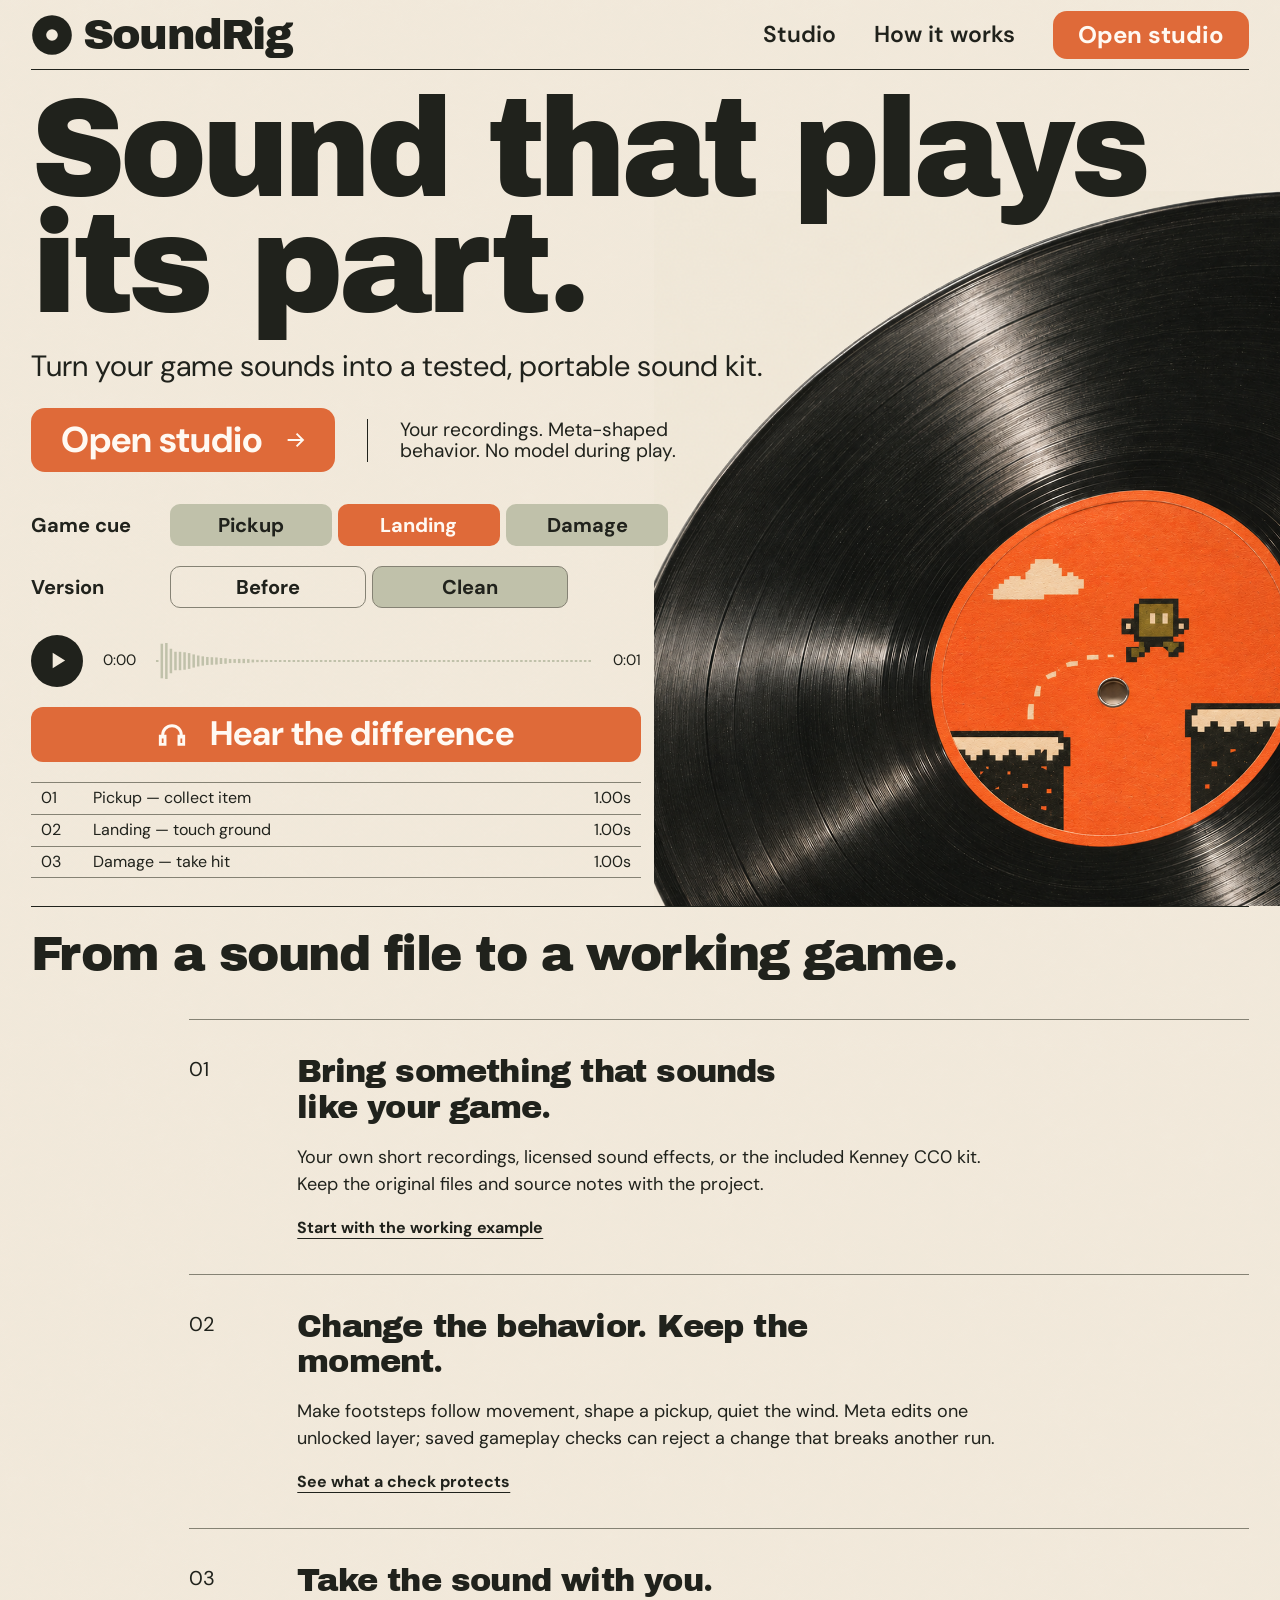
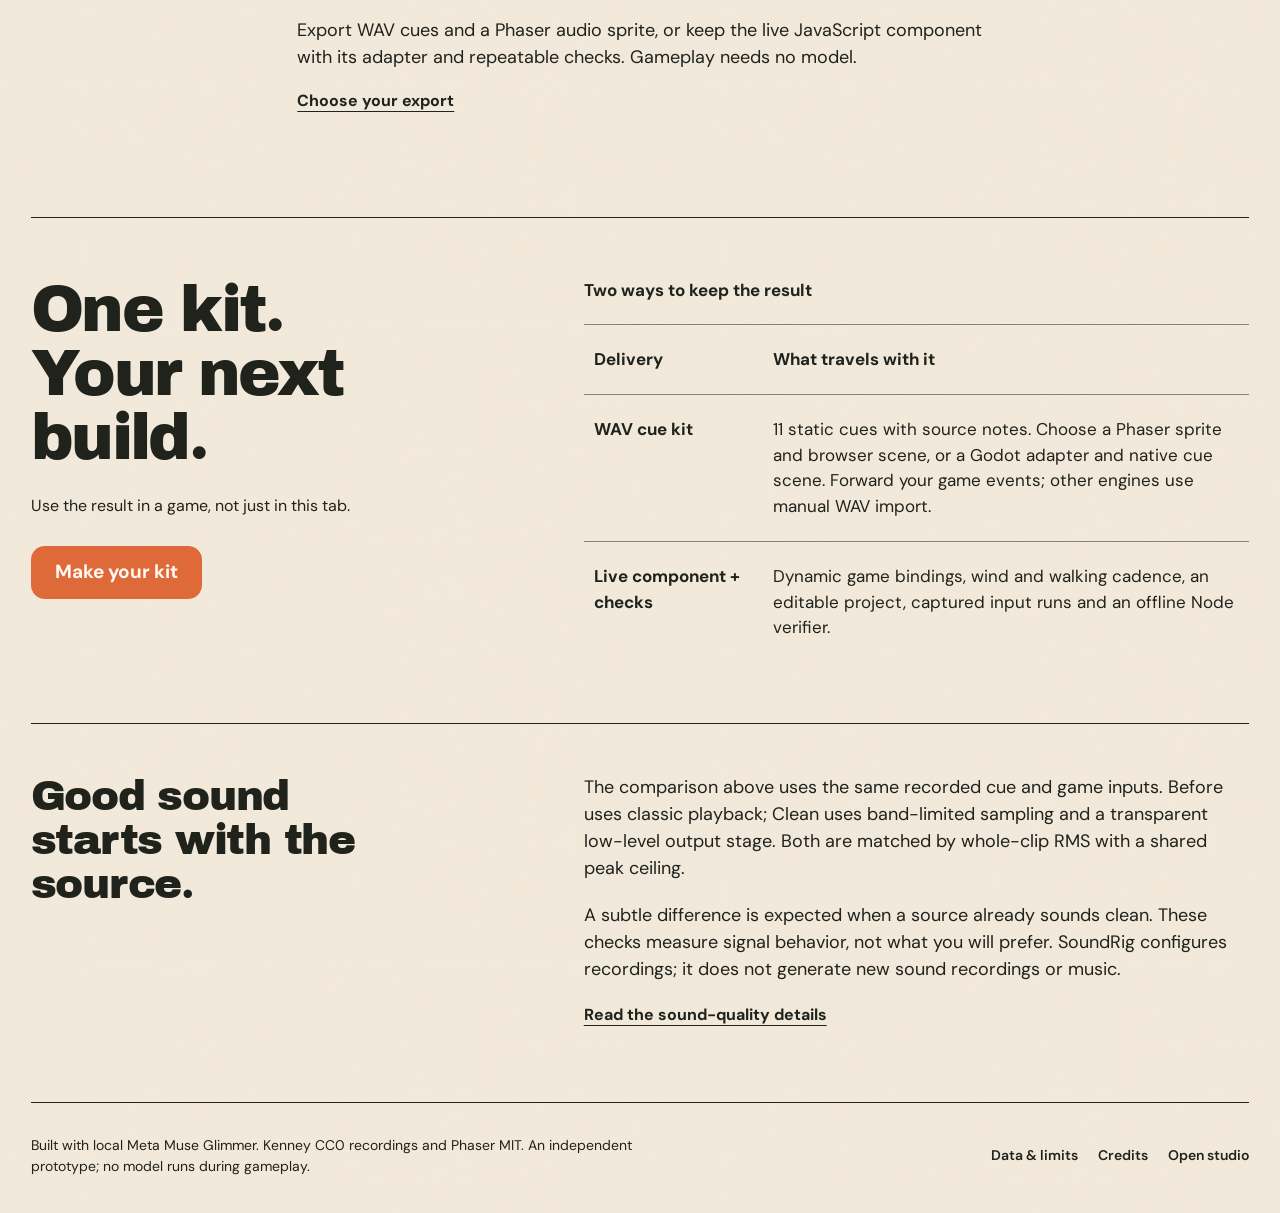
<file: index.html>
<!doctype html><html lang="en"><head><meta charset="utf-8"><meta name="viewport" content="width=device-width,initial-scale=1"><meta name="description" content="Bring your game sounds, shape their behavior with Meta, test them against gameplay and export a portable sound kit."><title>SoundRig · sound that plays its part</title><link rel="icon" href="favicon.svg"><link rel="stylesheet" href="site.css"><link rel="preload" href="fonts/SoundRigDisplay.ttf" as="font" type="font/ttf" crossorigin></head><body class="landing"><a class="skip" href="#main">Skip to content</a><header class="site-header"><a class="brand" href="./" aria-label="SoundRig home"><svg viewBox="0 0 36 36" aria-hidden="true"><circle cx="18" cy="18" r="17"/><circle class="label" cx="18" cy="18" r="5"/></svg>SoundRig</a><nav aria-label="Main navigation"><a href="studio.html">Studio</a><a href="guide.html">How it works</a><a class="nav-action" href="studio.html?example=1">Open studio</a></nav></header><main id="main"><section class="landing-hero" aria-labelledby="landing-title"><img class="record-art" src="assets/plates/record.png" alt="An original game world on an orange vinyl test-pressing label" fetchpriority="high"><h1 id="landing-title"><span>Sound that plays</span><span>its part.</span></h1><p class="hero-intro">Turn your game sounds into a tested, portable sound kit.</p><div class="hero-action"><a class="button action-large" href="studio.html?example=1">Open studio <svg viewBox="0 0 28 24" aria-hidden="true"><path d="M1 12h24M15 2l10 10-10 10"/></svg></a><p>Your recordings. Meta-shaped <br>behavior. No model during play.</p></div><div class="audition" aria-label="Compare game cue playback"><div class="control-row"><span aria-hidden="true">Game cue</span><fieldset><legend class="sr-only">Game cue</legend><label><input type="radio" name="cue" value="pickup"><span>Pickup</span></label><label><input type="radio" name="cue" value="land" checked><span>Landing</span></label><label><input type="radio" name="cue" value="hurt"><span>Damage</span></label></fieldset></div><div class="control-row"><span aria-hidden="true">Version</span><fieldset class="version"><legend class="sr-only">Playback version</legend><label><input type="radio" name="version" value="before"><span>Before</span></label><label><input type="radio" name="version" value="clean" checked><span>Clean</span></label></fieldset></div><div class="wave-row"><button id="preview-play" class="round-play" aria-label="Play selected cue" disabled><svg viewBox="0 0 24 24" aria-hidden="true"><path d="m8 4 13 8-13 8Z"/></svg></button><span id="elapsed">0:00</span><canvas id="wave" width="500" height="56" role="img" aria-label="Waveform of the selected game cue"></canvas><span id="duration">—</span></div><button id="hear" class="button hear" disabled><svg viewBox="0 0 24 24" aria-hidden="true"><path d="M4 15v-3a8 8 0 0 1 16 0v3M4 13H2v7h4v-7Zm16 0h2v7h-4v-7Z"/></svg>Hear the difference</button><dl class="cue-list"><div><dt><span>01</span> Pickup — collect item</dt><dd data-duration="pickup">—</dd></div><div><dt><span>02</span> Landing — touch ground</dt><dd data-duration="land">—</dd></div><div><dt><span>03</span> Damage — take hit</dt><dd data-duration="hurt">—</dd></div></dl><p id="audition-status" class="sr-only" role="status">Loading the recorded comparison.</p></div></section><section id="how-it-works" class="workflow-story"><h2>From a sound file to a working game.</h2><div class="story-rows"><article><span aria-hidden="true">01</span><div><h3>Bring something that sounds like your game.</h3><p>Your own short recordings, licensed sound effects, or the included Kenney CC0 kit. Keep the original files and source notes with the project.</p><a href="studio.html?example=1">Start with the working example</a></div></article><article><span aria-hidden="true">02</span><div><h3>Change the behavior. Keep the moment.</h3><p>Make footsteps follow movement, shape a pickup, quiet the wind. Meta edits one unlocked layer; saved gameplay checks can reject a change that breaks another run.</p><a href="guide.html#checks">See what a check protects</a></div></article><article><span aria-hidden="true">03</span><div><h3>Take the sound with you.</h3><p>Export WAV cues and a Phaser audio sprite, or keep the live JavaScript component with its adapter and repeatable checks. Gameplay needs no model.</p><a href="guide.html#delivery">Choose your export</a></div></article></div></section><section class="delivery-story" aria-labelledby="delivery-title"><div><h2 id="delivery-title">One kit.<br>Your next build.</h2><p>Use the result in a game, not just in this tab.</p><a class="button" href="studio.html?example=1">Make your kit</a></div><table><caption>Two ways to keep the result</caption><thead><tr><th scope="col">Delivery</th><th scope="col">What travels with it</th></tr></thead><tbody><tr><th scope="row">WAV cue kit</th><td>11 static cues with source notes. Choose a Phaser sprite and browser scene, or a Godot adapter and native cue scene. Forward your game events; other engines use manual WAV import.</td></tr><tr><th scope="row">Live component + checks</th><td>Dynamic game bindings, wind and walking cadence, an editable project, captured input runs and an offline Node verifier.</td></tr></tbody></table></section><section class="listening-note" aria-labelledby="listening-title"><h2 id="listening-title">Good sound starts with the source.</h2><div><p>The comparison above uses the same recorded cue and game inputs. Before uses classic playback; Clean uses band-limited sampling and a transparent low-level output stage. Both are matched by whole-clip RMS with a shared peak ceiling.</p><p>A subtle difference is expected when a source already sounds clean. These checks measure signal behavior, not what you will prefer. SoundRig configures recordings; it does not generate new sound recordings or music.</p><a href="guide.html#quality">Read the sound-quality details</a></div></section></main><footer class="site-footer"><p>Built with local Meta Muse Glimmer. Kenney CC0 recordings and Phaser MIT. An independent prototype; no model runs during gameplay.</p><nav aria-label="Footer"><a href="guide.html#privacy">Data &amp; limits</a><a href="THIRD_PARTY_NOTICES.md">Credits</a><a href="studio.html">Open studio</a></nav></footer><script type="module" src="landing.mjs"></script></body></html>
</file>
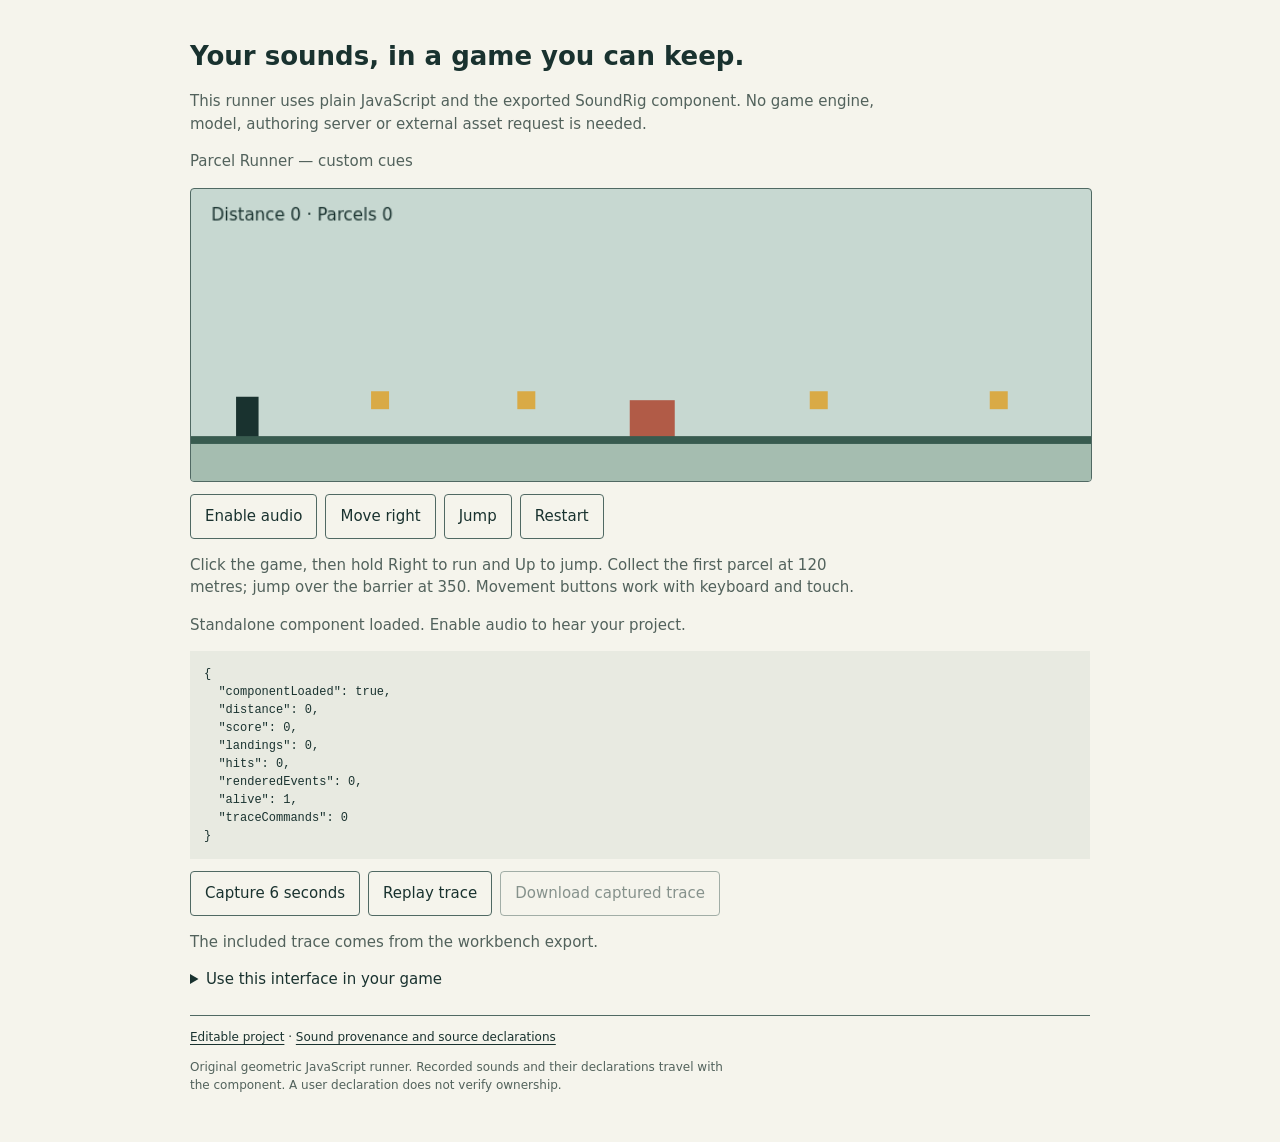
<file: exports/browser-runnable/index.html>
<!doctype html><html lang="en"><head><meta charset="utf-8"><meta name="viewport" content="width=device-width,initial-scale=1"><title>SoundRig — your exported runner</title>
<style>:root{color-scheme:light;font:15px/1.5 system-ui;color:#19322f;background:#f5f4ec}body{max-width:900px;margin:auto;padding:24px}h1{font-size:26px;line-height:1.2}p{max-width:72ch;color:#52625c}button{font:inherit;color:inherit;background:transparent;border:1px solid #506963;border-radius:4px;padding:10px 14px;min-height:44px;cursor:pointer}button:hover{background:#e8eae1}button:disabled{opacity:.5}button:focus-visible,canvas:focus-visible{outline:3px solid #245844;outline-offset:3px}.actions{display:flex;gap:8px;flex-wrap:wrap;margin:12px 0}canvas{display:block;width:100%;height:auto;background:#c7d8d1;border:1px solid #506963;border-radius:4px}pre{font-size:12px;white-space:pre-wrap;overflow-wrap:anywhere;background:#e8eae1;padding:14px;max-height:220px;overflow:auto}a{color:inherit;text-underline-offset:3px}#run{touch-action:none}::selection{background:#b7d0b5}footer{border-top:1px solid #506963;margin-top:24px;padding:12px 0;font-size:12px}</style></head><body>
<h1>Your sounds, in a game you can keep.</h1><p>This runner uses plain JavaScript and the exported SoundRig component. No game engine, model, authoring server or external asset request is needed.</p>
<p id="name"></p><canvas id="world" width="800" height="260" tabindex="0" role="application" aria-label="Playable exported runner"></canvas>
<div class="actions"><button id="audio">Enable audio</button><button id="run">Move right</button><button id="jump">Jump</button><button id="reset">Restart</button></div>
<p>Click the game, then hold Right to run and Up to jump. Collect the first parcel at 120 metres; jump over the barrier at 350. Movement buttons work with keyboard and touch.</p>
<p id="status" role="status">Loading the standalone component…</p><pre id="stats" aria-live="off"></pre>
<div class="actions"><button id="record">Capture 6 seconds</button><button id="replay">Replay trace</button><button id="trace-download" disabled>Download captured trace</button></div>
<p id="trace-status" role="status">The included trace comes from the workbench export.</p><details><summary>Use this interface in your game</summary><pre>import {createPlayer} from './component.mjs';
const audio = createPlayer();
// Inside a user gesture:
await audio.start();
// From your engine's update/collision hooks:
audio.set({speed, air, grounded, alive});
audio.emit('pickup', 1);</pre><label for="captured-json">Captured trace JSON — paste this into SoundRig to check an edit against this game</label><textarea id="captured-json" readonly rows="5" style="display:block;width:100%;box-sizing:border-box;font:12px/1.5 monospace;margin-top:8px" aria-label="Captured trace JSON"></textarea></details>
<footer><a href="project.json" download>Editable project</a> · <a href="provenance.json">Sound provenance and source declarations</a><p>Original geometric JavaScript runner. Recorded sounds and their declarations travel with the component. A user declaration does not verify ownership.</p></footer>
<script type="module" src="host.mjs"></script></body></html>
</file>
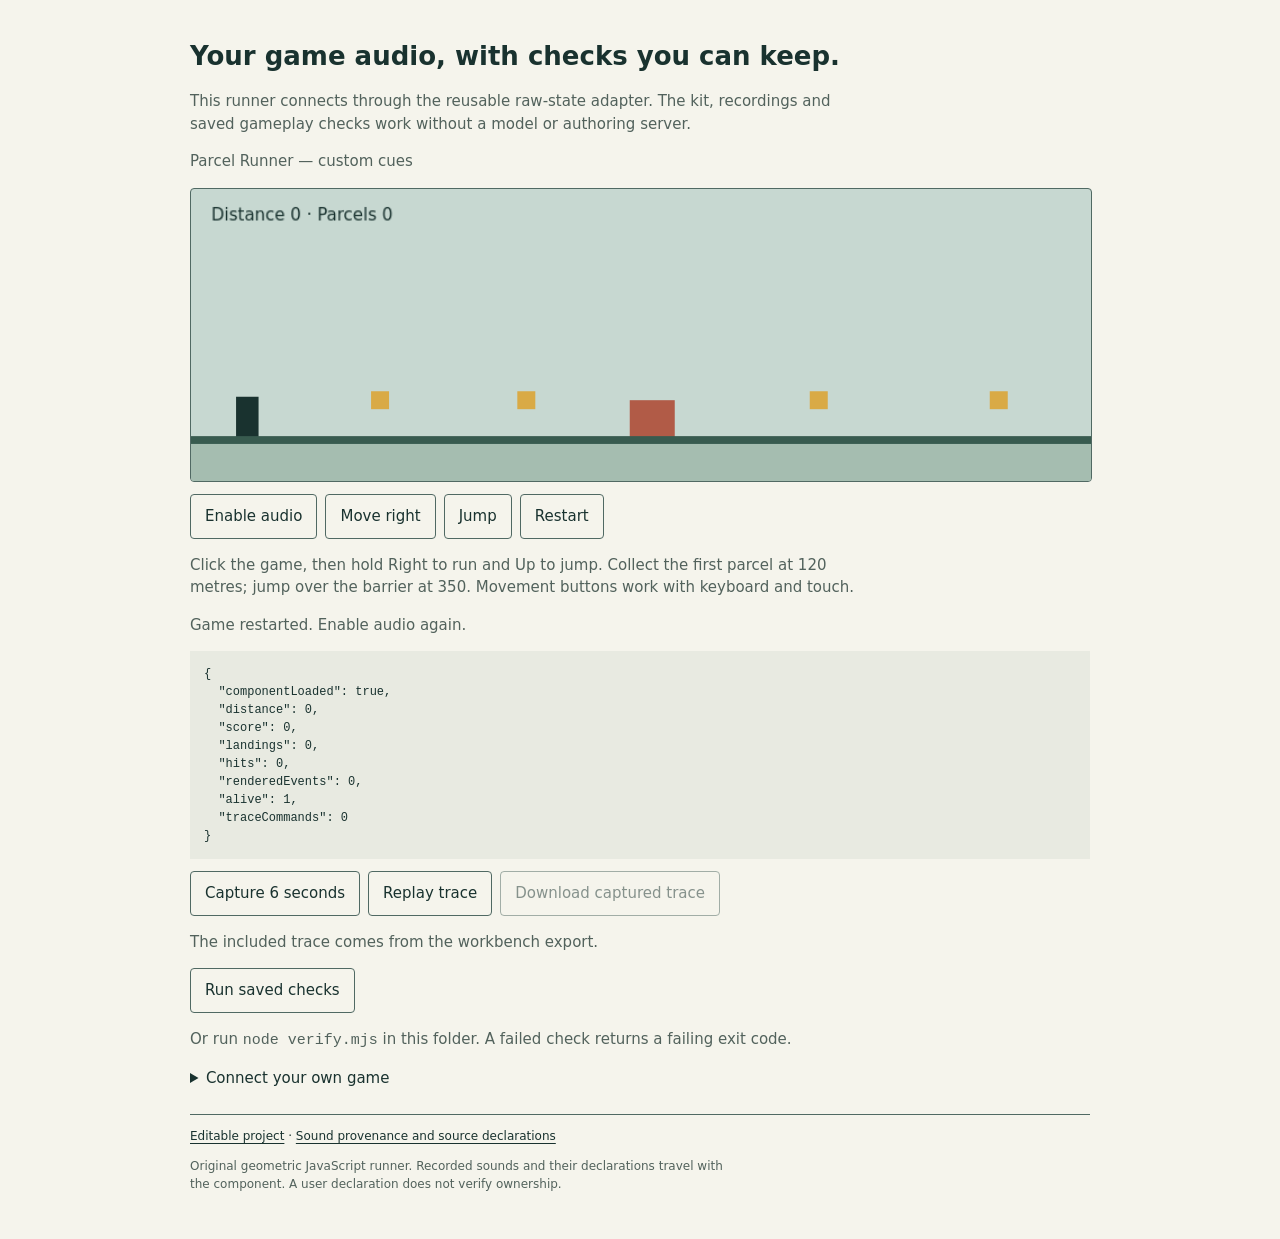
<file: exports/browser-workflow/index.html>
<!doctype html><html lang="en"><head><meta charset="utf-8"><meta name="viewport" content="width=device-width,initial-scale=1"><title>SoundRig — your exported runner</title>
<style>:root{color-scheme:light;font:15px/1.5 system-ui;color:#19322f;background:#f5f4ec}body{max-width:900px;margin:auto;padding:24px}h1{font-size:26px;line-height:1.2}p{max-width:72ch;color:#52625c}button{font:inherit;color:inherit;background:transparent;border:1px solid #506963;border-radius:4px;padding:10px 14px;min-height:44px;cursor:pointer}button:hover{background:#e8eae1}button:disabled{opacity:.5}button:focus-visible,canvas:focus-visible{outline:3px solid #245844;outline-offset:3px}.actions{display:flex;gap:8px;flex-wrap:wrap;margin:12px 0}canvas{display:block;width:100%;height:auto;background:#c7d8d1;border:1px solid #506963;border-radius:4px}pre{font-size:12px;white-space:pre-wrap;overflow-wrap:anywhere;background:#e8eae1;padding:14px;max-height:220px;overflow:auto}a{color:inherit;text-underline-offset:3px}#run{touch-action:none}::selection{background:#b7d0b5}footer{border-top:1px solid #506963;margin-top:24px;padding:12px 0;font-size:12px}</style></head><body>
<h1>Your game audio, with checks you can keep.</h1><p>This runner connects through the reusable raw-state adapter. The kit, recordings and saved gameplay checks work without a model or authoring server.</p>
<p id="name"></p><canvas id="world" width="800" height="260" tabindex="0" role="application" aria-label="Playable exported runner"></canvas>
<div class="actions"><button id="audio">Enable audio</button><button id="run">Move right</button><button id="jump">Jump</button><button id="reset">Restart</button></div>
<p>Click the game, then hold Right to run and Up to jump. Collect the first parcel at 120 metres; jump over the barrier at 350. Movement buttons work with keyboard and touch.</p>
<p id="status" role="status">Loading the standalone component…</p><pre id="stats" aria-live="off"></pre>
<div class="actions"><button id="record">Capture 6 seconds</button><button id="replay">Replay trace</button><button id="trace-download" disabled>Download captured trace</button></div>
<p id="trace-status" role="status">The included trace comes from the workbench export.</p><pre id="capture-info" hidden></pre>
<div class="actions"><button id="checks">Run saved checks</button></div><p id="checks-status" role="status">Or run <code>node verify.mjs</code> in this folder. A failed check returns a failing exit code.</p><ol id="checks-results"></ol>
<details><summary>Connect your own game</summary><pre>import {createPlayer} from './component.mjs';
import {createGameAudio, attachPhaserScene} from './game-adapter.mjs';
// Load bindings.json, then connect your actual raw fields:
const sound = createGameAudio({player: createPlayer(), bindings,
  initial: {vx:0, vy:0, onGround:true, gameOver:false}});
await sound.start(); // Inside your Enable audio click.
sound.state({vx, vy, onGround, gameOver});
sound.event('collected'); // A real game callback, not inferred.
// Phaser: attachPhaserScene(scene, {player, bindings, readState}).
// It owns its listeners and stops on pause/sleep/shutdown.
// For plain JS call sound.interrupt() and sound.dispose() yourself.</pre><p>Own volume and mute settings apply to this stream. It does not inherit Phaser's sound manager settings. Check expected events against your game outcomes; a matching adapter/recording can share a wrong mapping.</p><label for="captured-json">Captured trace JSON — paste into SoundRig to check an edit against these inputs</label><textarea id="captured-json" readonly rows="5" style="display:block;width:100%;box-sizing:border-box;font:12px/1.5 monospace;margin-top:8px" aria-label="Captured trace JSON"></textarea></details>
<footer><a href="project.json" download>Editable project</a> · <a href="provenance.json">Sound provenance and source declarations</a><p>Original geometric JavaScript runner. Recorded sounds and their declarations travel with the component. A user declaration does not verify ownership.</p></footer>
<script type="module" src="host.mjs"></script></body></html>
</file>
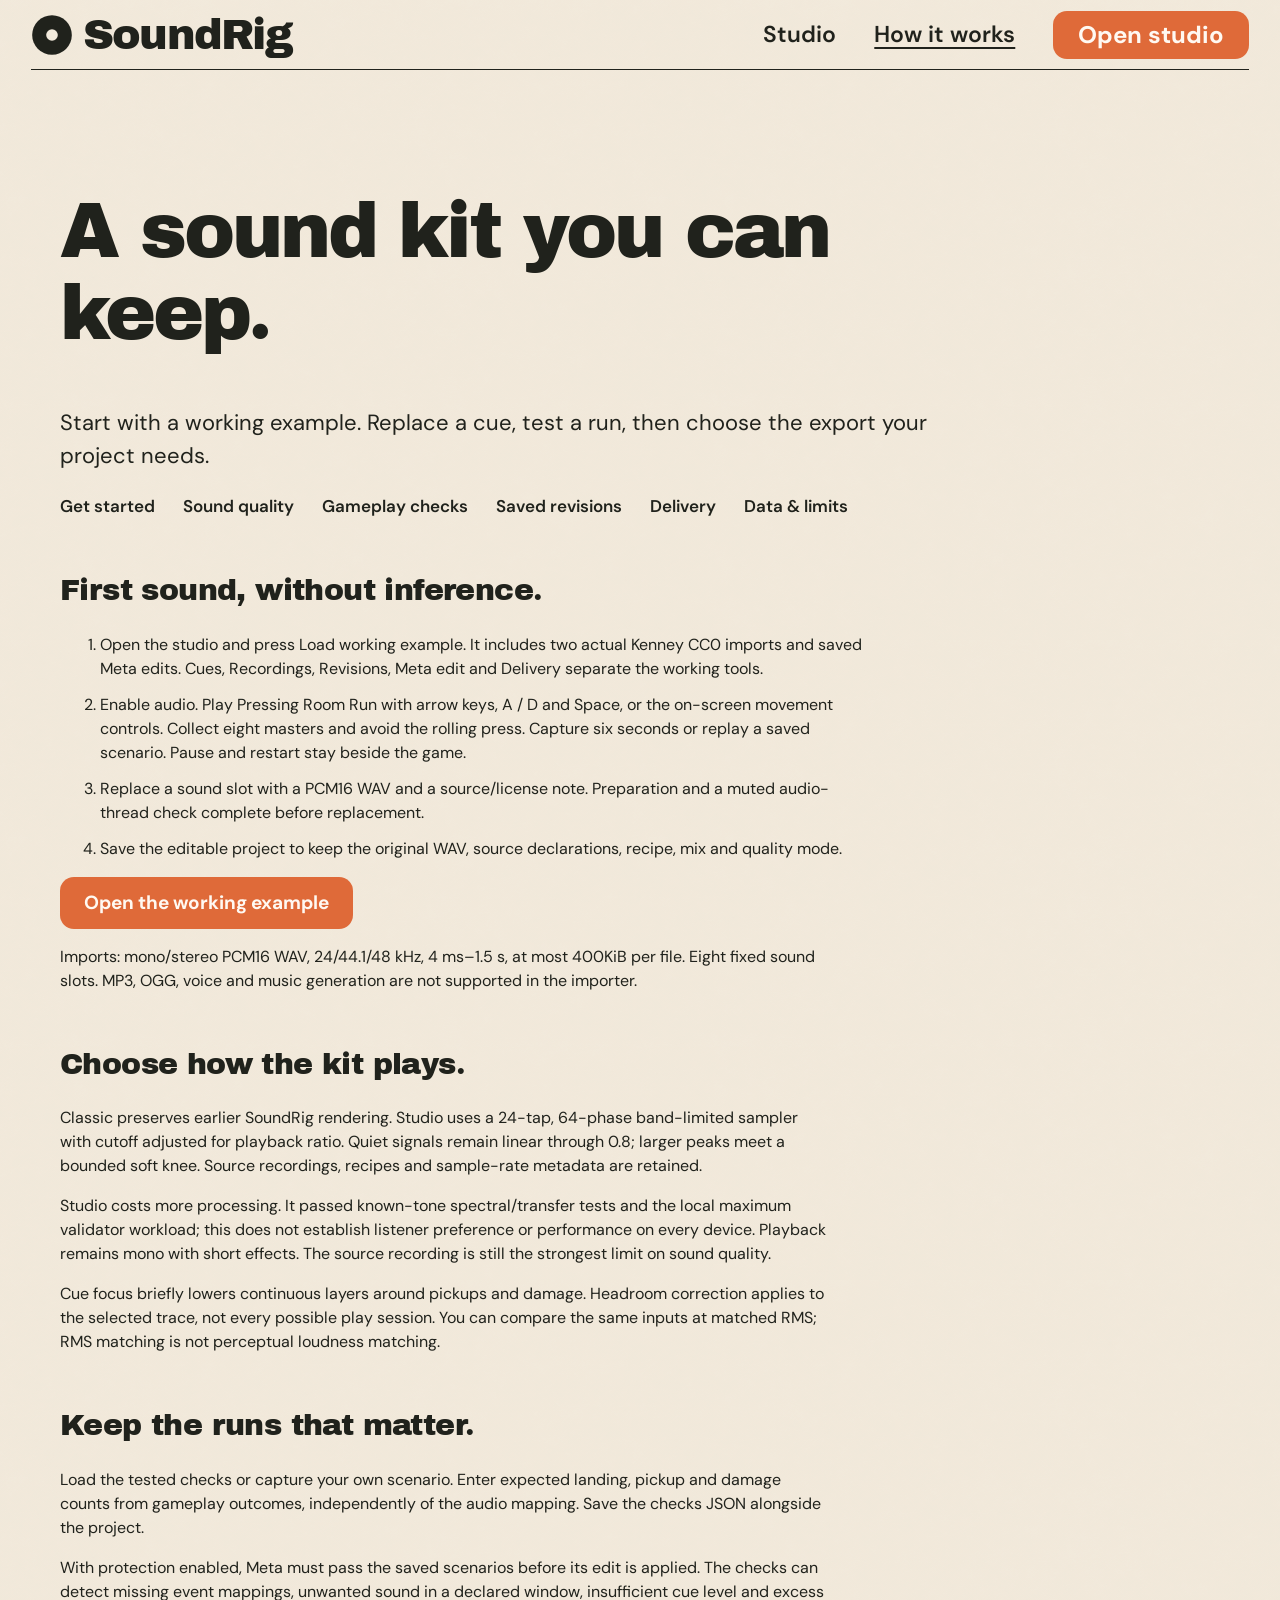
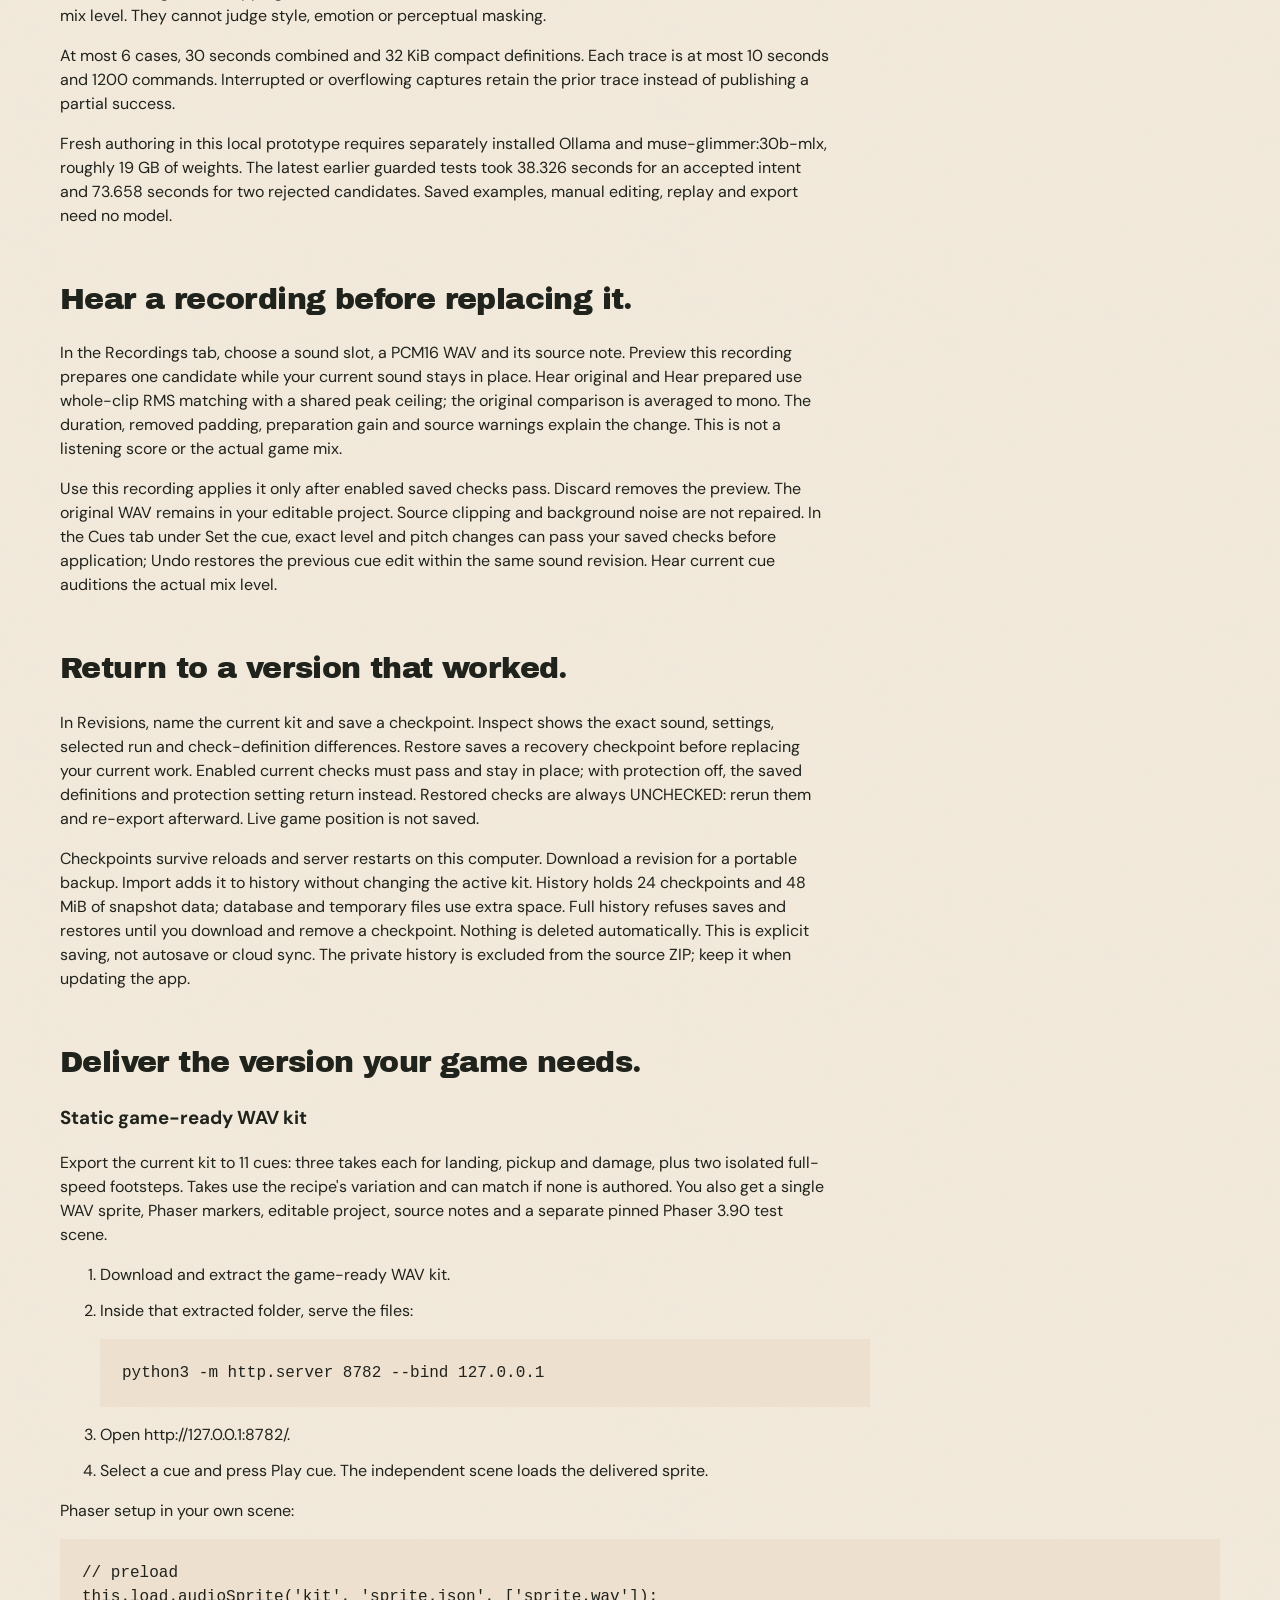
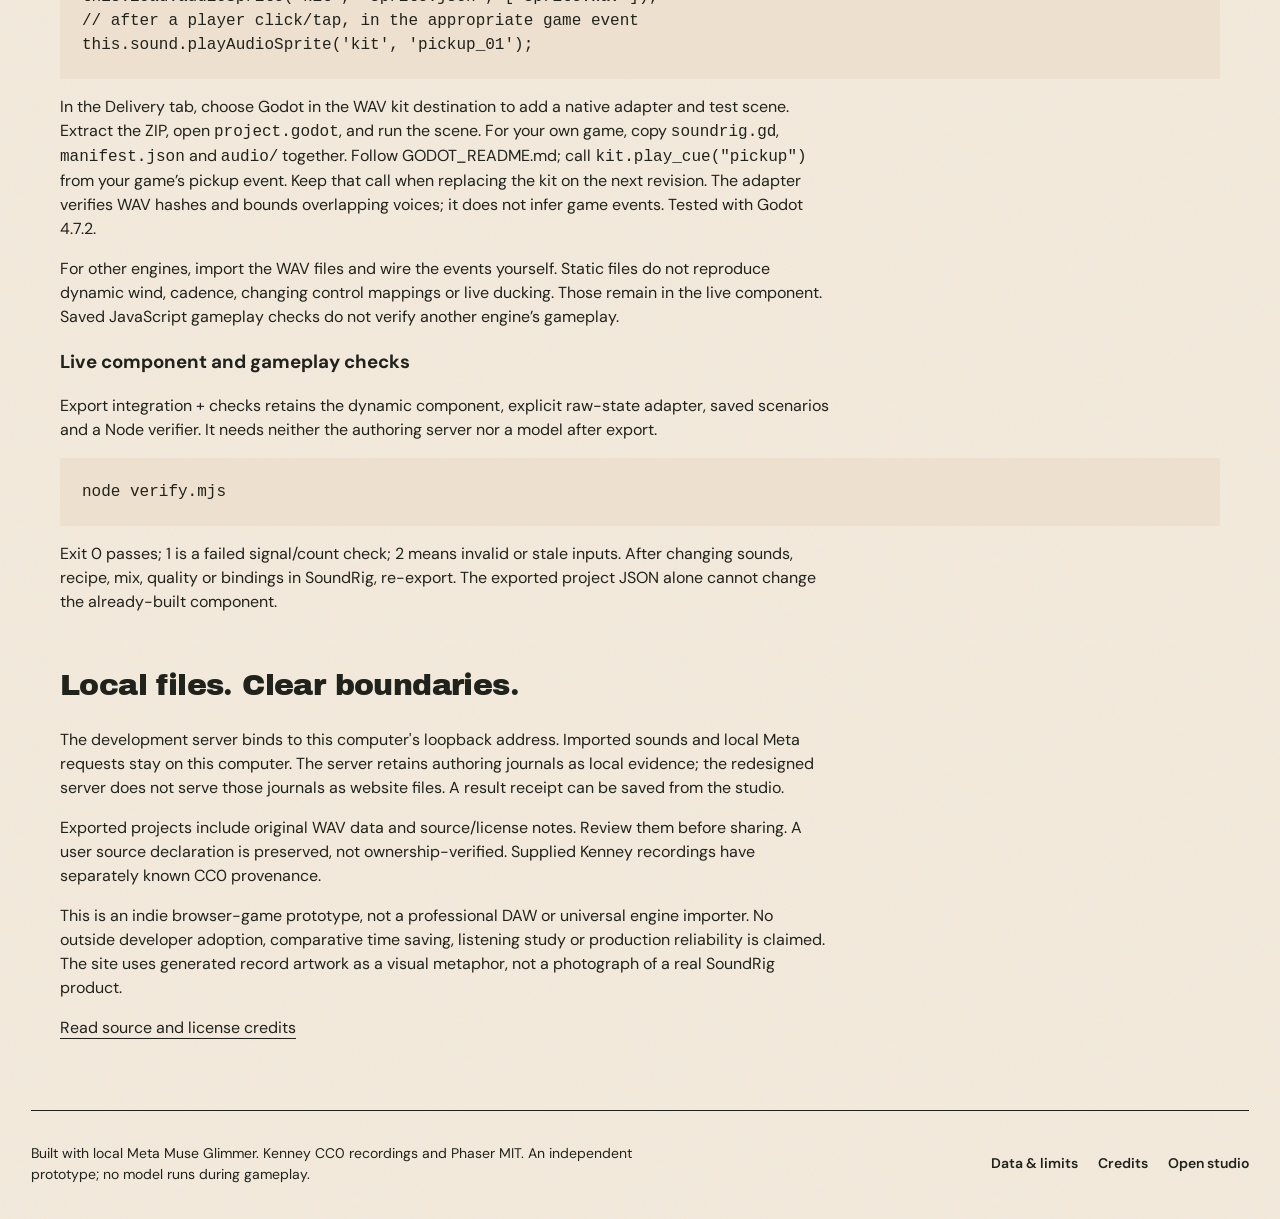
<file: guide.html>
<!doctype html><html lang="en"><head><meta charset="utf-8"><meta name="viewport" content="width=device-width,initial-scale=1"><title>SoundRig · how it works</title><meta name="description" content="A practical guide to importing sounds, testing Meta edits and delivering a portable game sound kit."><link rel="icon" href="favicon.svg"><link rel="stylesheet" href="site.css"></head><body><a class="skip" href="#main">Skip to guide</a><header class="site-header"><a class="brand" href="./" aria-label="SoundRig home"><svg viewBox="0 0 36 36" aria-hidden="true"><circle cx="18" cy="18" r="17"/><circle class="label" cx="18" cy="18" r="5"/></svg>SoundRig</a><nav aria-label="Main navigation"><a href="studio.html">Studio</a><a href="guide.html" aria-current="page">How it works</a><a class="nav-action" href="studio.html?example=1">Open studio</a></nav></header><main id="main" class="guide"><h1>A sound kit you can keep.</h1><p class="lead">Start with a working example. Replace a cue, test a run, then choose the export your project needs.</p><nav class="toc" aria-label="On this page"><a href="#start">Get started</a><a href="#quality">Sound quality</a><a href="#checks">Gameplay checks</a><a href="#revisions">Saved revisions</a><a href="#delivery">Delivery</a><a href="#privacy">Data &amp; limits</a></nav><section id="start"><h2>First sound, without inference.</h2><ol><li>Open the studio and press Load working example. It includes two actual Kenney CC0 imports and saved Meta edits. Cues, Recordings, Revisions, Meta edit and Delivery separate the working tools.</li><li>Enable audio. Play Pressing Room Run with arrow keys, A / D and Space, or the on-screen movement controls. Collect eight masters and avoid the rolling press. Capture six seconds or replay a saved scenario. Pause and restart stay beside the game.</li><li>Replace a sound slot with a PCM16 WAV and a source/license note. Preparation and a muted audio-thread check complete before replacement.</li><li>Save the editable project to keep the original WAV, source declarations, recipe, mix and quality mode.</li></ol><a class="button" href="studio.html?example=1">Open the working example</a><p>Imports: mono/stereo PCM16 WAV, 24/44.1/48 kHz, 4 ms–1.5 s, at most 400KiB per file. Eight fixed sound slots. MP3, OGG, voice and music generation are not supported in the importer.</p></section><section id="quality"><h2>Choose how the kit plays.</h2><p>Classic preserves earlier SoundRig rendering. Studio uses a 24-tap, 64-phase band-limited sampler with cutoff adjusted for playback ratio. Quiet signals remain linear through 0.8; larger peaks meet a bounded soft knee. Source recordings, recipes and sample-rate metadata are retained.</p><p>Studio costs more processing. It passed known-tone spectral/transfer tests and the local maximum validator workload; this does not establish listener preference or performance on every device. Playback remains mono with short effects. The source recording is still the strongest limit on sound quality.</p><p>Cue focus briefly lowers continuous layers around pickups and damage. Headroom correction applies to the selected trace, not every possible play session. You can compare the same inputs at matched RMS; RMS matching is not perceptual loudness matching.</p></section><section id="checks"><h2>Keep the runs that matter.</h2><p>Load the tested checks or capture your own scenario. Enter expected landing, pickup and damage counts from gameplay outcomes, independently of the audio mapping. Save the checks JSON alongside the project.</p><p>With protection enabled, Meta must pass the saved scenarios before its edit is applied. The checks can detect missing event mappings, unwanted sound in a declared window, insufficient cue level and excess mix level. They cannot judge style, emotion or perceptual masking.</p><p>At most 6 cases, 30 seconds combined and 32 KiB compact definitions. Each trace is at most 10 seconds and 1200 commands. Interrupted or overflowing captures retain the prior trace instead of publishing a partial success.</p><p>Fresh authoring in this local prototype requires separately installed Ollama and muse-glimmer:30b-mlx, roughly 19 GB of weights. The latest earlier guarded tests took 38.326 seconds for an accepted intent and 73.658 seconds for two rejected candidates. Saved examples, manual editing, replay and export need no model.</p></section><section id="recordings"><h2>Hear a recording before replacing it.</h2><p>In the Recordings tab, choose a sound slot, a PCM16 WAV and its source note. Preview this recording prepares one candidate while your current sound stays in place. Hear original and Hear prepared use whole-clip RMS matching with a shared peak ceiling; the original comparison is averaged to mono. The duration, removed padding, preparation gain and source warnings explain the change. This is not a listening score or the actual game mix.</p><p>Use this recording applies it only after enabled saved checks pass. Discard removes the preview. The original WAV remains in your editable project. Source clipping and background noise are not repaired. In the Cues tab under Set the cue, exact level and pitch changes can pass your saved checks before application; Undo restores the previous cue edit within the same sound revision. Hear current cue auditions the actual mix level.</p></section><section id="revisions"><h2>Return to a version that worked.</h2><p>In Revisions, name the current kit and save a checkpoint. Inspect shows the exact sound, settings, selected run and check-definition differences. Restore saves a recovery checkpoint before replacing your current work. Enabled current checks must pass and stay in place; with protection off, the saved definitions and protection setting return instead. Restored checks are always UNCHECKED: rerun them and re-export afterward. Live game position is not saved.</p><p>Checkpoints survive reloads and server restarts on this computer. Download a revision for a portable backup. Import adds it to history without changing the active kit. History holds 24 checkpoints and 48 MiB of snapshot data; database and temporary files use extra space. Full history refuses saves and restores until you download and remove a checkpoint. Nothing is deleted automatically. This is explicit saving, not autosave or cloud sync. The private history is excluded from the source ZIP; keep it when updating the app.</p></section><section id="delivery"><h2>Deliver the version your game needs.</h2><h3>Static game-ready WAV kit</h3><p>Export the current kit to 11 cues: three takes each for landing, pickup and damage, plus two isolated full-speed footsteps. Takes use the recipe's variation and can match if none is authored. You also get a single WAV sprite, Phaser markers, editable project, source notes and a separate pinned Phaser 3.90 test scene.</p><ol><li>Download and extract the game-ready WAV kit.</li><li>Inside that extracted folder, serve the files:<pre><code>python3 -m http.server 8782 --bind 127.0.0.1</code></pre></li><li>Open http://127.0.0.1:8782/.</li><li>Select a cue and press Play cue. The independent scene loads the delivered sprite.</li></ol><p>Phaser setup in your own scene:</p><pre><code>// preload
this.load.audioSprite('kit', 'sprite.json', ['sprite.wav']);
// after a player click/tap, in the appropriate game event
this.sound.playAudioSprite('kit', 'pickup_01');</code></pre><p>In the Delivery tab, choose Godot in the WAV kit destination to add a native adapter and test scene. Extract the ZIP, open <code>project.godot</code>, and run the scene. For your own game, copy <code>soundrig.gd</code>, <code>manifest.json</code> and <code>audio/</code> together. Follow GODOT_README.md; call <code>kit.play_cue("pickup")</code> from your game’s pickup event. Keep that call when replacing the kit on the next revision. The adapter verifies WAV hashes and bounds overlapping voices; it does not infer game events. Tested with Godot 4.7.2.</p><p>For other engines, import the WAV files and wire the events yourself. Static files do not reproduce dynamic wind, cadence, changing control mappings or live ducking. Those remain in the live component. Saved JavaScript gameplay checks do not verify another engine’s gameplay.</p><h3>Live component and gameplay checks</h3><p>Export integration + checks retains the dynamic component, explicit raw-state adapter, saved scenarios and a Node verifier. It needs neither the authoring server nor a model after export.</p><pre><code>node verify.mjs</code></pre><p>Exit 0 passes; 1 is a failed signal/count check; 2 means invalid or stale inputs. After changing sounds, recipe, mix, quality or bindings in SoundRig, re-export. The exported project JSON alone cannot change the already-built component.</p></section><section id="privacy"><h2>Local files. Clear boundaries.</h2><p>The development server binds to this computer's loopback address. Imported sounds and local Meta requests stay on this computer. The server retains authoring journals as local evidence; the redesigned server does not serve those journals as website files. A result receipt can be saved from the studio.</p><p>Exported projects include original WAV data and source/license notes. Review them before sharing. A user source declaration is preserved, not ownership-verified. Supplied Kenney recordings have separately known CC0 provenance.</p><p>This is an indie browser-game prototype, not a professional DAW or universal engine importer. No outside developer adoption, comparative time saving, listening study or production reliability is claimed. The site uses generated record artwork as a visual metaphor, not a photograph of a real SoundRig product.</p><a href="THIRD_PARTY_NOTICES.md">Read source and license credits</a></section></main><footer class="site-footer"><p>Built with local Meta Muse Glimmer. Kenney CC0 recordings and Phaser MIT. An independent prototype; no model runs during gameplay.</p><nav aria-label="Footer"><a href="guide.html#privacy">Data &amp; limits</a><a href="THIRD_PARTY_NOTICES.md">Credits</a><a href="studio.html">Open studio</a></nav></footer></body></html>
</file>
<file: site.css>
@font-face{font-family:SoundRigDisplay;src:url('fonts/SoundRigDisplay.ttf') format('truetype');font-weight:400;font-display:swap}@font-face{font-family:DM;src:url('fonts/DMSans.ttf') format('truetype');font-weight:100 1000;font-display:swap}
:root{--color-paper:#f2eadc;--color-ink:#20221c;--color-accent:#df6a39;--color-sage:#c0c1aa;--color-muted:#56534b;--color-line:#858274;--color-white:#fff9f2;--color-error:#8b2c17;--color-focus:#793b21;--color-quiet:#eee0cf;--color-hover:#cd5726;--font-display:SoundRigDisplay,system-ui,sans-serif;--font-body:DM,system-ui,sans-serif;--font-data:ui-monospace,monospace;--r-record-x:51.11%;--r-record-y:14.5%;--r-record-w:48.89%;--r-record-h:85.6%;font-family:var(--font-body);color:var(--color-ink);background:var(--color-paper);font-synthesis:none;scroll-behavior:smooth;scrollbar-color:var(--color-muted) var(--color-paper)}*{box-sizing:border-box}html,body{margin:0;min-width:0;overflow-x:clip}body{background:var(--color-paper) url('assets/plates/paper.png') repeat;background-size:640px;font:16px/1.5 var(--font-body)}::selection{background:var(--color-accent);color:var(--color-ink)}input,textarea{caret-color:var(--color-accent)}a{color:inherit;text-underline-offset:5px}button,input,select,textarea{font:inherit}button,a,input,select,textarea{touch-action:manipulation}button,a{ -webkit-tap-highlight-color:transparent}button{cursor:pointer}a:focus-visible,button:focus-visible,input:focus-visible,select:focus-visible,textarea:focus-visible,summary:focus-visible{outline:3px solid var(--color-focus);outline-offset:4px}button:disabled{opacity:.45;cursor:wait}.skip{position:fixed;top:-80px;left:16px;z-index:20;background:var(--color-ink);color:var(--color-paper);padding:12px}.skip:focus{top:12px}.sr-only{position:absolute;width:1px;height:1px;padding:0;margin:-1px;overflow:hidden;clip-path:inset(50%);white-space:nowrap;border:0}.site-header{margin:0 2.4%;height:70px;border-bottom:1px solid var(--color-ink);display:flex;align-items:center;justify-content:space-between;gap:24px;position:relative;z-index:4}.brand{display:inline-flex;align-items:center;gap:10px;font:400 43px/1 var(--font-display);letter-spacing:-.04em;text-decoration:none;white-space:nowrap}.brand svg{width:42px;height:42px;fill:var(--color-ink)}.brand .label{fill:var(--color-paper)}nav{display:flex;align-items:center;gap:38px;font-size:23px;font-weight:600}nav a{text-decoration:none;white-space:nowrap}nav a:hover,nav a[aria-current=page]{text-decoration:underline}nav .nav-action,.button{display:inline-flex;align-items:center;justify-content:center;gap:24px;border:0;border-radius:14px;background:var(--color-accent);color:var(--color-white);font-weight:700;text-decoration:none;white-space:nowrap;transition:background .18s ease,transform .18s ease}nav .nav-action{padding:6px 25px;font-size:24px}.button:hover{background:var(--color-hover)}.button:active,button:active{transform:translateY(1px)}.landing-hero{position:relative;padding:13px 2.4% 28px;isolation:isolate;overflow:hidden}.record-art{position:absolute;left:var(--r-record-x);top:var(--r-record-y);width:var(--r-record-w);height:var(--r-record-h);object-fit:cover;z-index:-1}.landing h1{font:400 clamp(60px,10.96vw,163px)/.83 var(--font-display);letter-spacing:-.04em;margin:8px 0 0;overflow-wrap:anywhere;position:relative}.landing h1 span{display:block;white-space:nowrap}.hero-intro{font-size:clamp(20px,2.29vw,34px);line-height:1.2;margin:25px 0 24px;max-width:64%;position:relative}.hero-action{display:flex;align-items:center;gap:32px;position:relative;z-index:2}.action-large{font-size:36px;line-height:1.2;padding:10px 30px;min-height:64px;width:23.74vw}.action-large svg{width:34px;height:28px;fill:none;stroke:currentColor;stroke-width:3}.hero-action p{margin:0;padding-left:32px;border-left:1px solid var(--color-ink);font-size:26px;line-height:1.12}.audition{width:50.1%;margin-top:44px;position:relative;z-index:2}.control-row{display:grid;grid-template-columns:139px 1fr;gap:0;align-items:center;margin-bottom:20px;font-size:20px;font-weight:700}.control-row fieldset{border:0;margin:0;padding:0;display:flex;gap:6px;min-width:0}.control-row label{flex:1;position:relative;cursor:pointer}.control-row label>input{position:absolute;opacity:0;width:1px;height:1px}.control-row label>span{display:block;text-align:center;background:var(--color-sage);border:1px solid transparent;border-radius:10px;padding:5px 8px;min-height:40px}.control-row input:checked+span{background:var(--color-accent);color:var(--color-white)}.control-row input:focus-visible+span{outline:3px solid var(--color-focus);outline-offset:3px}.control-row .version{max-width:398px}.version label>span{background:transparent;border-color:var(--color-line)}.version input:checked+span{background:var(--color-sage);color:var(--color-ink)}.wave-row{display:flex;align-items:center;gap:20px;height:57px;margin-top:24px;font-size:15px;font-variant-numeric:tabular-nums}.wave-row canvas{width:100%;min-width:0;height:56px;flex:1}.round-play{width:52px;height:52px;flex:none;border:0;border-radius:50%;background:var(--color-ink);color:var(--color-paper);display:grid;place-items:center}.round-play svg{width:23px;height:23px;fill:currentColor}.hear{width:100%;margin-top:18px;min-height:55px;font-size:34px;line-height:1.2;border-radius:12px}.hear svg{width:28px;height:28px;fill:none;stroke:currentColor;stroke-width:2.5}.cue-list{margin:20px 0 0;font-size:16px;line-height:1.3}.cue-list div{display:flex;justify-content:space-between;padding:5px 10px;border-top:1px solid var(--color-line);gap:8px}.cue-list div:last-child{border-bottom:1px solid var(--color-line)}.cue-list dt span{display:inline-block;min-width:48px}.cue-list dd{margin:0;font-variant-numeric:tabular-nums}.audition-error{color:var(--color-error);font-weight:600;margin:12px 0}.workflow-story{margin:0 2.4%;padding:21px 0 70px;border-top:1px solid var(--color-ink)}.workflow-story h2{font:400 clamp(30px,3.8vw,57px)/1.08 var(--font-display);letter-spacing:-.03em;margin:0 0 38px}.site-footer{margin:0 2.4%;padding:32px 0 36px;border-top:1px solid var(--color-ink);display:flex;justify-content:space-between;gap:24px;font-size:14px}.site-footer p{margin:0;max-width:65ch}.site-footer nav{font-size:14px;gap:20px}.guide{max-width:1220px;margin:auto;padding:70px 30px}.guide h1{font:400 clamp(40px,6vw,80px)/1.06 var(--font-display);max-width:16ch;letter-spacing:-.04em}.guide h2{font:400 30px/1.15 var(--font-display);letter-spacing:-.02em;margin-top:54px}.guide p,.guide li{max-width:70ch}.guide code{font-family:var(--font-data)}.guide pre{background:var(--color-quiet);padding:22px;white-space:pre-wrap;overflow-wrap:anywhere}.guide .lead{font-size:22px;max-width:60ch}.guide .toc{display:flex;flex-wrap:wrap;gap:10px 28px;font-size:17px}.guide .toc a{white-space:nowrap}.guide .button{font-size:18px;padding:12px 24px}.guide li{margin:12px 0}#audition-status:not(.sr-only){max-width:55ch}
@media(min-width:1600px){.landing h1{font-size:11vw}.audition{max-width:860px}.hero-intro{font-size:2.08vw}.landing-hero{padding-bottom:34px}}
@media(max-width:1100px){.site-header{height:76px}.brand{font-size:32px}.brand svg{width:34px;height:34px}nav{font-size:17px;gap:24px}nav .nav-action{font-size:18px}.hero-intro{max-width:68%}.hero-action p{font-size:21px;padding-left:20px}.hero-action{gap:20px}.action-large{font-size:25px;min-height:56px;padding:10px 22px}.audition{width:54%}.control-row{grid-template-columns:100px 1fr;font-size:17px}.record-art{left:54%;width:46%}.hear{font-size:21px}.cue-list{font-size:14px}}
@media(max-width:760px){.site-header{height:auto;min-height:82px;padding:16px 0;align-items:flex-start;gap:12px;flex-wrap:wrap;margin:0 5%}.brand{font-size:29px}.brand svg{width:30px;height:30px}.site-header nav{font-size:15px;gap:18px}.site-header .nav-action{display:none}.landing-hero{padding:22px 5% 30px;overflow:hidden}.landing h1{font-size:clamp(34px,9.8vw,74px);line-height:.96;margin-top:8px;letter-spacing:-.04em}.hero-intro{font-size:20px;max-width:32ch;margin:24px 0}.hero-action{align-items:flex-start;flex-direction:column;gap:18px}.hero-action p{font-size:17px;padding:0;border:0}.hero-action p br{display:none}.action-large{font-size:24px;min-height:52px;padding:9px 22px;border-radius:10px}.record-art{position:relative;left:32%;top:auto;width:92%;height:300px;display:block;margin:12px 0 -18px;object-position:left center;z-index:-1}.audition{width:100%;margin-top:0;background:var(--color-paper) url('assets/plates/paper.png') repeat;background-size:640px}.control-row{grid-template-columns:78px 1fr;font-size:15px;gap:8px;margin-bottom:14px}.control-row label>span{padding:8px 4px;border-radius:6px}.wave-row{gap:10px;margin-top:16px}.round-play{width:44px;height:44px}.hear{font-size:20px;min-height:50px;gap:14px}.cue-list dt span{min-width:28px}.workflow-story{margin:0 5%;padding:26px 0 50px}.workflow-story h2{font-size:34px;max-width:18ch}.site-footer{margin:0 5%;display:block}.site-footer nav{margin-top:24px;flex-wrap:wrap}.guide{padding:28px 5%}.guide h2{font-size:25px}.guide .lead{font-size:19px}}
@media(prefers-reduced-motion:reduce){:root{scroll-behavior:auto}*,*::before,*::after{animation:none!important;transition:none!important}}

@media(min-width:761px){.landing h1 span:first-child{transform:scaleX(.93);transform-origin:left center}}
@media(max-width:1100px){.action-large{width:auto}.hear{font-size:21px}}

@media(min-width:761px){.control-row:first-of-type fieldset{width:calc(100% + 27px)}}

.story-rows{max-width:1060px;margin-left:auto}.story-rows article{display:grid;grid-template-columns:80px minmax(0,1fr);gap:28px;padding:34px 0;border-top:1px solid var(--color-line)}.story-rows article>span{font-size:20px;font-variant-numeric:tabular-nums}.story-rows h3{font:400 clamp(25px,2.5vw,38px)/1.12 var(--font-display);letter-spacing:-.025em;margin:0 0 14px;max-width:25ch}.story-rows p{max-width:60ch;font-size:18px}.story-rows a{font-weight:700}.delivery-story{margin:0 2.4%;padding:60px 0;border-top:1px solid var(--color-ink);display:grid;grid-template-columns:1fr 1.35fr;gap:60px}.delivery-story h2{font:400 clamp(42px,5vw,74px)/1 var(--font-display);letter-spacing:-.04em;margin:0 0 24px}.delivery-story .button{font-size:19px;padding:12px 24px;margin-top:12px}.delivery-story table{border-collapse:collapse;width:100%;align-self:center;font-size:17px}.delivery-story caption{text-align:left;font-weight:700;margin-bottom:20px}.delivery-story th,.delivery-story td{border-top:1px solid var(--color-line);padding:22px 10px;text-align:left;vertical-align:top}.delivery-story th:first-child{min-width:160px}.listening-note{margin:0 2.4%;padding:50px 0 75px;border-top:1px solid var(--color-ink);display:grid;grid-template-columns:1fr 1.35fr;gap:60px}.listening-note h2{font:400 clamp(28px,3.3vw,46px)/1.05 var(--font-display);max-width:14ch;letter-spacing:-.03em;margin:0}.listening-note p{max-width:62ch;margin:0 0 20px;font-size:18px}.listening-note a{font-weight:700}
@media(max-width:760px){.story-rows article{grid-template-columns:32px minmax(0,1fr);gap:14px;padding:28px 0}.story-rows p{font-size:16px}.story-rows h3{font-size:25px}.delivery-story,.listening-note{margin:0 5%;padding:35px 0 45px;grid-template-columns:minmax(0,1fr);gap:30px}.delivery-story th:first-child{min-width:88px}.delivery-story table{font-size:14px}.delivery-story td,.delivery-story th{padding:16px 5px}.listening-note p{font-size:16px}.delivery-story h2{font-size:48px}.listening-note h2{font-size:34px;max-width:20ch}}

@media(min-width:1101px){.hero-action p{font-size:clamp(17px,1.5vw,23px)}}

@media(max-width:760px){.landing-hero{display:flex;flex-direction:column}.landing h1{order:1}.hero-intro{order:2}.hero-action{order:3}.audition{order:4;margin-top:28px}.record-art{order:5;height:240px;margin:28px 0 -30px}}

@media(min-width:1101px) and (max-width:1460px){.audition{margin-top:32px}}

@media(min-width:761px) and (max-width:1100px){.hero-action{align-items:flex-start;flex-direction:column;gap:18px}.hero-action p{border:0;padding:0;font-size:18px;max-width:50%}.audition{margin-top:28px}}
@media(max-width:1000px){.delivery-story,.listening-note{grid-template-columns:minmax(0,1fr);gap:30px}}

@media(max-width:1100px){.control-row input:checked+span{color:var(--color-ink)}}
.guide .button{font-size:19px}

body,.audition{background-image:linear-gradient(#f2eadcbb,#f2eadcbb),url('assets/plates/paper.png')}
@media(min-width:761px) and (max-width:1100px){.landing-hero{display:flex;flex-direction:column}.landing h1{order:1}.hero-intro{order:2;max-width:42ch}.hero-action{order:3}.hero-action p{max-width:100%}.audition{order:4;width:100%;margin-top:28px}.record-art{order:5;position:relative;left:32%;top:auto;width:92%;height:330px;display:block;margin:28px 0 -28px;object-fit:cover;object-position:left center;z-index:-1}}
@media(min-width:761px) and (max-width:1100px){.control-row:first-of-type fieldset{width:100%}}
</file>
